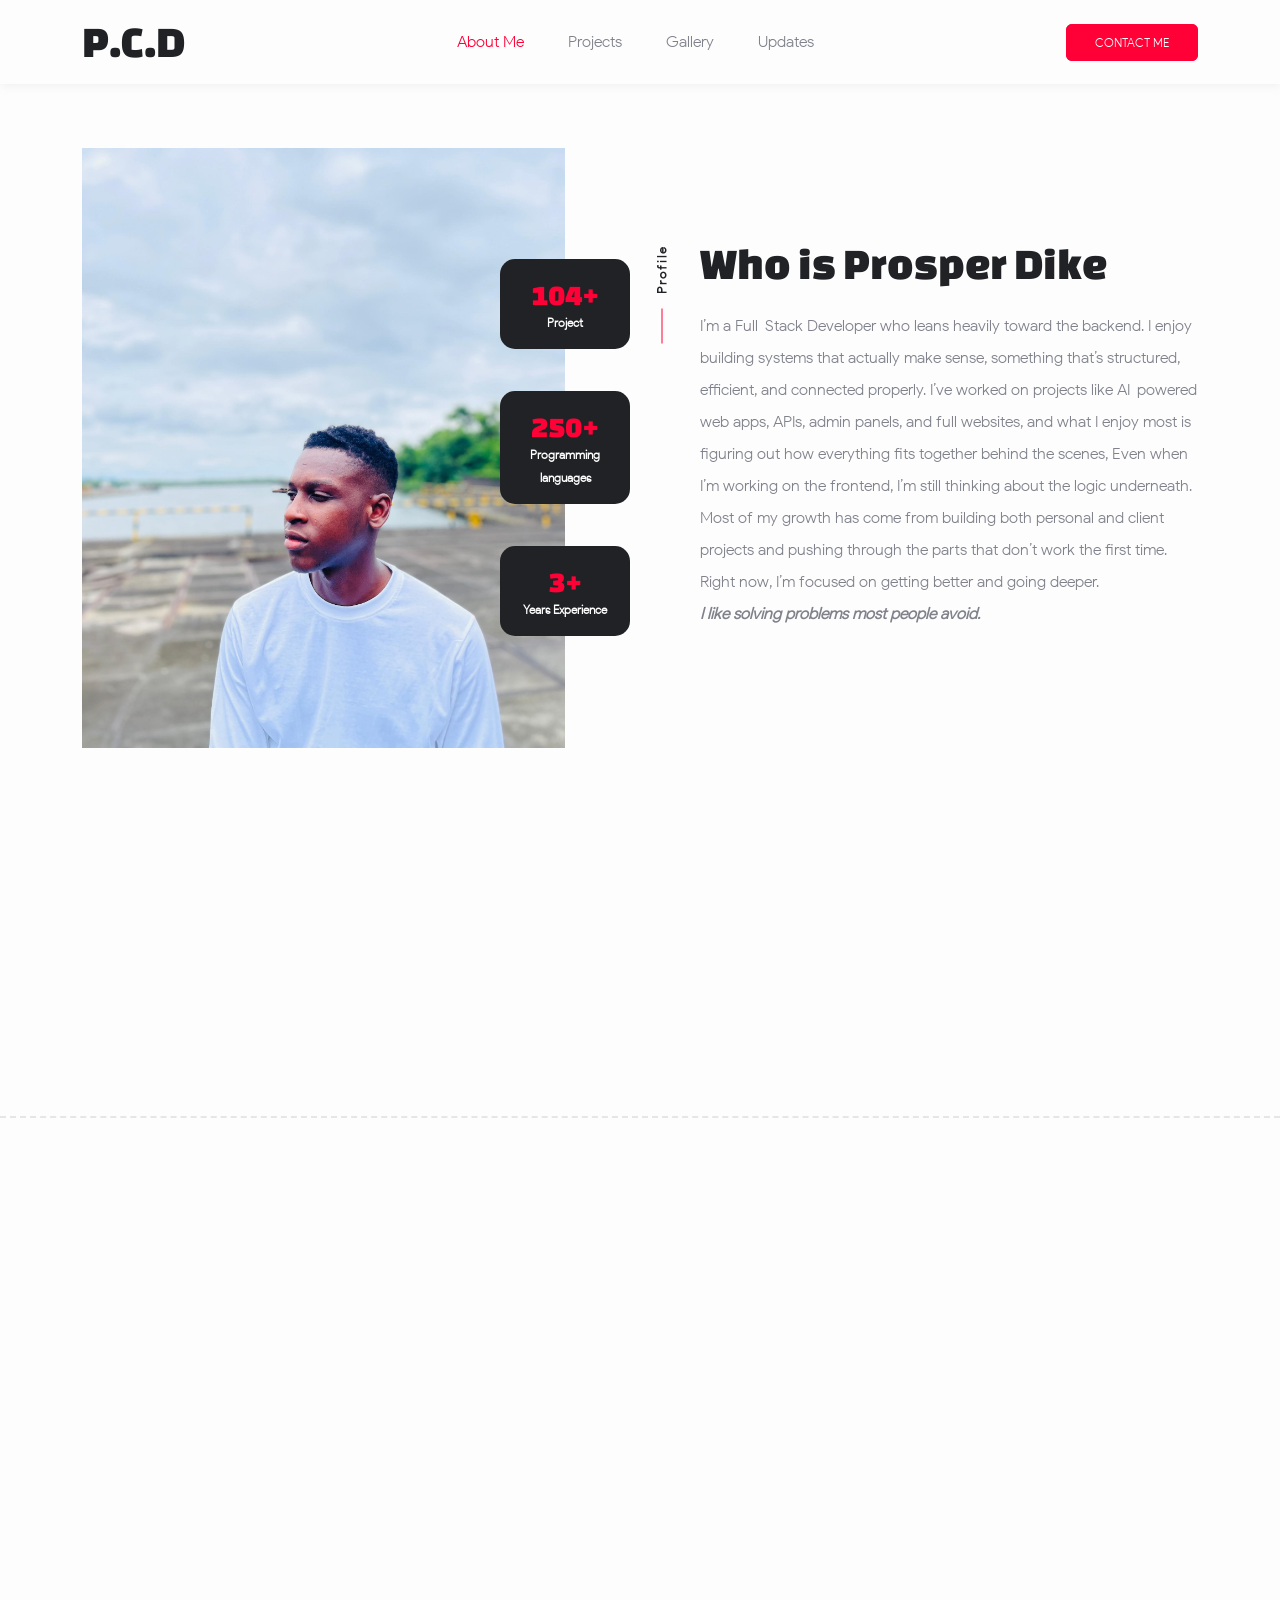
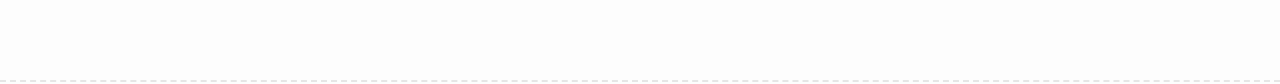
<file: moredetails.html>
<!DOCTYPE html>
<html lang="en">
<head>
    
    <meta charset="UTF-8">
    <meta name="viewport" content="width=device-width, initial-scale=1.0">
    <title>Prosper R. George</title>
    <meta name="description" content="A ful stack / back-end software developer with a passion for poetry">
    <link rel="stylesheet" href="css/aos.css">
    <link rel="stylesheet" href="css/bootstrap.min.css">
    <link rel="stylesheet" href="css/style.css">
    <link rel="stylesheet" href="css/moredetails.css">
    <link rel="shortcut icon" href="favicon.ico" type="image/x-icon">
    <!-- <link rel="stylesheet" href="https://cdnjs.cloudflare.com/ajax/libs/font-awesome/7.0.1/css/all.min.css"> -->

</head>
<body>
    
    <header class="px-1 w-100 position-sticky top-0 py-2">

        <nav class="container d-flex justify-content-between position-relative align-items-center">
            
            <div class="" id="logo">
                <a href="./index.html">P.C.D </a>
            </div>

            <div class="" id="links">

                <a href="http://localhost/me/moredetails.html" class="active">About Me</a>
                <a href="./project.html">Projects</a>
                <a href="">Gallery</a>
                <a href="" class="me-lg-0">Updates</a>
            </div>

            <div class="button d-none d-lg-block">
                <a href="./contact.html" class="btn1">CONTACT ME</a>
            </div>

            <div class="navIcon d-lg-none">

                <div class="icon d-flex flex-column align-items-end justify-content-center">
                    
                    <div class="lines d-flex flex-column align-items-end position-relative">

                        <div></div>
                        <div></div>
                        <div></div>

                    </div>
                </div>
            </div>

        </nav>

    </header>

    <section class="px-1 py-5" id="about">

        <div class="container pt-md-3">

            <div class="row align-items-center mb-5">

                <div class="col-lg-6 imgContainer">

                    <div class="img" data-aos="fade-up" data-aos-duration="500">

                        <div class="infoBox">
                            <div class="box" id="box1" data-aos="fade-up" data-aos-duration="500"> <span> 104+ </span> <br> <span> Project </span> </div>
                            <div class="box" id="box3" data-aos="fade-up" data-aos-duration="500"> <span> 250+ </span> <br> <span> Programming languages </span> </div>
                            <div class="box" id="box4" data-aos="fade-up" data-aos-duration="500"> <span> 3+ </span> <br> <span> Years Experience </span> </div>
                        </div>
                    </div>

                </div>

                <div class="col-lg-6 position-relative ps-3 ps-lg-5 mt-4 mt-lg-0" data-aos="fade-up" data-aos-duration="500">

                    <div class="ps-4 ms-1 ps-lg-2 heading mb-4">

                        <p class="top"> Profile </p>

                        <h2 class="">
                            Who is Prosper Dike
                        </h2>
                    </div>

                    <div class="ps-4 ms-1 ps-lg-2 txt text-start mb-4 mb-0">

                        <p class="">
                            I’m a Full-Stack Developer who leans heavily toward the backend. I enjoy building systems that actually make sense, something that’s structured, efficient, and connected properly.
                            I’ve worked on projects like AI-powered web apps, APIs, admin panels, and full websites, and what I enjoy most is figuring out how everything fits together behind the scenes, Even when I’m working on the frontend, I’m still thinking about the logic underneath. <br>
                            Most of my growth has come from building both personal and client projects and pushing through the parts that don’t work the first time.
                            Right now, I’m focused on getting better and going deeper.
                            <br>
                            <i>
                                <b>
                                    I like solving problems most people avoid.
                                </b>
                            </i> 
                        </p>
                    </div>
                    
                </div>

            </div>

            <div class="row skills aboutMe mt-4">

                <div class="col-lg-6 position-relative ps-3 ps-lg-5 mt-4 mt-lg-0" data-aos="fade-up" data-aos-duration="500">
                
                    <div class="ps-4 ms-1 ps-lg-2 heading mb-4">

                        <p class="top">skills</p>
                        <h2 class="">Prosper's Professional <br> skill sets</h2>
                    </div>

                    <div class="ps-4 ms-1 ps-lg-2 txt text-start mb-4 mb-0">

                        <p>Lorem ipsum dolor sit amet consectetur, adipisicing elit. Ex 
                            soluta aliquid accusamus quibusdam, iure deleniti voluptates 
                            quisquam, dolorum doloremque
                            eius recusandae minima dolore culpa libero
                            nihil fugit vel quae officiis?
                        </p>
                    </div>

                </div>

                <div class="col-lg-6 ps-lg-5">

                    <div class="stackContainer">

                        <div class="pe-3 w-50 w-md-25" data-aos="fade-up" data-aos-duration="500">

                            <div class="stackBox">

                                <div> <img src="./img/react.webp" alt=""> <div class="name">React</div> </div>
                            </div>
                        </div>
    
                        <div class="pe-md-3 mt-3 w-50 w-md-25" data-aos="fade-up" data-aos-duration="500">

                            <div class="stackBox">

                                <div> <img src="./img/tailwind.webp" alt=""> <div class="name">Tailwindcss</div> </div>
                            </div>
                        </div>

                        <div class="pe-3 w-50 w-md-25" data-aos="fade-up" data-aos-duration="500">
                            <div class="stackBox">

                                <div> <img src="./img/typescript.webp" alt=""> <div class="name">TypeScript</div> </div>
                            </div>
                        </div>
    
                        <div class="mt-3 w-50 w-md-25" data-aos="fade-up" data-aos-duration="500">

                            <div class="stackBox">

                                <div> <img src="./img/php.webp" alt="" style="width: 35px;"> <div class="name"></div> </div>
                            </div>
                        </div>

                        <div class="pe-3 w-50 w-md-25" data-aos="fade-up" data-aos-duration="500">

                            <div class="stackBox">

                                <div> <img src="./img/laravel.webp" alt=""> <div class="name">Laravel</div> </div>
                            </div>
                        </div>
    
                        <div class="pe-md-3 mt-3 w-50 w-md-25" data-aos="fade-up" data-aos-duration="500">
                            
                            <div class="stackBox">

                                <div> <img src="./img/mysql.webp" alt="" style="width: 35px;"> <div class="name"></div> </div>
                            </div>
                        </div>

                        <div class="pe-3 w-50 w-md-25" data-aos="fade-up" data-aos-duration="500">
                            
                            <div class="stackBox">

                                <div> <img src="./img/coreldraw.webp" alt=""> <div class="name">CorelDraw</div> </div>
                            </div>
                        </div>

                        <div class="mt-3 w-50 w-md-25" data-aos="fade-up" data-aos-duration="500">
                            
                            <div class="stackBox">

                                <div> <img src="./img/photoshop.webp" alt=""> <div class="name">PhotoShop</div> </div>
                            </div>
                        </div>

                        <div class="pe-3 w-50 w-md-25" data-aos="fade-up" data-aos-duration="500">

                            <div class="stackBox">

                                <div> <img src="./img/canva.webp" alt=""> <div class="name">Canva</div> </div>
                            </div>
                        </div>
                    </div>
                </div>
            </div>
        </div>
    </section>


    <section class="px-1 contact py-5">

        <div class="container py-5">

            <div class="row">

                <div class="col-md-6 d-flex flex-column justify-content-center text-center text-md-start">

                    <div class="mb-4" data-aos="fade-up" data-aos-duration="500">
        
                        <div class="heading">
            
                            <h2 class="">
                                INTERESTED IN WORKING <br> TOGETHER?
                            </h2>
                        </div>
                    </div>
        
                    <div class="txt mt-2">
                        <p class="m-0" data-aos="fade-up" data-aos-duration="500">Contact me via email</p>
                        <h3 class="mailto" data-aos="fade-up" data-aos-duration="500">
                            <a href="mailto:officialdikeprosper@gmail.com"> officialdikeprosper@gmail.com </a>
                        </h3>
        
                        <div class="findMe mt-4">
                            <h3 class="mb-3" data-aos="fade-up" data-aos-duration="500">
                               Find me on
                            </h3>
   
                           <div class="icons d-flex justify-content-center justify-content-md-start" data-aos="fade-up" data-aos-duration="500">
                               <a href="https://github.com/prospergeorge" target="_blank"> <i class="fa-brands fa-github"></i> </a>
                               <a href="https://www.linkedin.com/in/prosperdike/" target="_blank"> <i class="fa-brands fa-linkedin"></i> </a>
                               <a href="https://web.facebook.com/prosper.c.dike/" target="_blank"> <i class="fa-brands fa-facebook"></i> </a>
                               <a href="https://wa.me/message/VHWMGTLN2TYKA1" target="_blank"> <i class="fa-brands fa-whatsapp"></i> </a>

                           </div>
                       </div>
                            
                    </div>
                </div>

                <div class="col-md-6 mt-5 mt-md-0" data-aos="fade-up" data-aos-duration="500">
                    <form action="https://formspree.io/f/xzblpaya" method="post" id="contactForm">

                        <div class="box">

                            <div class="d-md-flex justify-content-between mb-3">

                            <div class="input mb-3 mb-md-0">
                                <i class="fas fa-user"></i>
                                <input type="text" name="name" id="fullName" placeholder="Name *" required>
                            </div>

                            <div class="input">
                                <i class="fas fa-envelope-open"></i>
                                <input type="email" name="_replyto" id="email" placeholder="Email *" required>
                            </div>

                            </div>

                            <textarea class="mb-3" name="message" placeholder="Message *"></textarea>

                            <div class="button">

                                <button type="submit" name="submit" class=""> Send <i class="fa-regular fa-paper-plane"></i> </button>
                            </div>

                        </div>
                    </form>
                </div>
            </div>

        </div>
    </section>

    <script src="js/bootstrap.min.js"></script>
    <script src="js/aos.js"></script>
    <script src="js/bootstrap.bundle.min.js"></script>
    <script src="js/script.js"></script>

</body>
</html>
</file>
<file: css/style.css>
/* DARK MODE */
:root {
    --white : #fdfdfd;
    --white2 : #ffffff;
    --main : #c4002a;
    --txt : #6b6c70;
    --black: #25272b;
    --black2: #26292c;
    --iconBox: #282b30;
    --shadow: #16181a6c;
    --shadow2: #d1d1d1d5;
    --icon: #16181a;
    --border: #32343b;
    --inputBg: #f1f1f1b7;
    
    /* NEUTRAL COLORS */
    --lightWhite : #fdfdfd;
    --lightTxt : #a3a4a8;
    --lightBlack: #25272b;
    --lightBlack2: #26292c;
    --lightShadow: #16181a6c;
}

/* LIGHT MODE */


:root {
    --main : #ff0037;
    --white : #202225;
    --txt : #7f818b;
    --black: #fdfdfd;
    --black2: #ffffff;
    --shadow: #cacaca4d;
    --icon: #e7e7e7;
    --border: #e6e6e6;
}

/* ======== Fonts ======== */

@font-face {
    font-family: googleSans;
    src: url(../css/fonts/ProductSans-Regular.ttf);
}

@font-face {
    font-family: googleSansLight;
    src: url(../css/fonts/ProductSans-Light.ttf);
}

@font-face {
    font-family: googleSansBold;
    src: url(../css/fonts/ProductSans-Bold.ttf);
}

@font-face {
    font-family: googleSansBlack;
    src: url(../css/fonts/ProductSans-Black.ttf);
}

@font-face {
    font-family: ChangaOne;
    src: url(../css/fonts/ChangaOne-Regular.ttf);
}

/* ======== General styling ======== */

* {
    margin: 0px;
    padding: 0px;
    box-sizing: border-box;
    font-family: googleSansLight;
    transition: ease-in-out 0.3s;
}

section {
    border-bottom: 2px dashed var(--border);
}

.borderBottom {
    border-bottom: 2px dashed var(--border);
}

body {
    background-color: var(--black) !important;
    width: 100%;
    overflow-x: hidden !important;
}

a {
    text-decoration: none;
}

a *{
    text-decoration: none;
}

.button a {
    font-family: googleSansLight;
    font-size: 12px;
    color: var(--lightWhite);
    text-decoration: none;
    padding: 10px 28px;
    border: 1px solid var(--main);
    border-radius: 6px;
}

.btn1 {
    background-color: var(--main);
}

.btn1:hover {
    background-color: transparent;
    color: var(--white) !important;
}

.btn2 {
    background-color: transparent;
    color: var(--white);
}

.btn2:hover {
    background-color: var(--main);
    color: var(--lightWhite);
}

.button .btn3 {
    border: none;
    padding: 0px;
    font-size: 16px;
    font-weight: bold;
    color: var(--white);
}

button {
    font-family: googleSansLight;
    font-size: 12px;
    color: var(--lightWhite);
    text-decoration: none;
    padding: 10px 28px;
    border: none;
    border-radius: 6px !important;
    background-color: var(--main) !important;
    color: var(--lightWhite) !important;
}

button:hover{
    background-color: var(--lightBlack) !important;
}

button i {
    color: var(--lightWhite);
    font-size: 14px;
}

/* ======== General styling Continues ======== */

.txt * {
    color: var(--txt);
    font-size: 16px;
    line-height: 32px;
}

h3 {
    color: var(--white) !important;
    font-size: 25px !important;
    font-family: googleSansBold !important;
}

h3 a {
    text-decoration: none !important;
    font-size: 25px;
    color: var(--main);
    font-family: googleSansBlack;

}

.title {
    color: var(--white) !important;
    font-size: 19px !important;
    font-family: googleSansBold !important;
}

.heading p {
    font-size: 13px;
    color: var(--white);
    letter-spacing: 2px;
    font-weight: bold;
    line-height: 0px;
    margin-bottom: 10px;
}

.heading .top {
    position: absolute;
	left: -4%;
	top: 43px;
	transform: rotate(270deg);
    margin-bottom: 0px;
}

.heading .top::before {
	height: 1px;
	width: 35px;
	background-color: var(--main);
	content: "";
	position: absolute;
	left: -50px;
}


/* .heading h2{
    position: relative;
    display: flex;
    align-items: center;
} */

.heading h2 {
    font-size: 45px;
    text-decoration: none;
    color: var(--white);
    font-family: ChangaOne;
    line-height: 45px;
}


/* ======== header ======== */



header {
    background-color: var(--black);
    box-shadow: 1px 1px 10px var(--shadow);
    z-index: 2;
}


header #logo a{
    font-size: 45px;
    text-decoration: none;
    color: var(--white);
    font-family: ChangaOne;
}


header #links {
    text-align: end;
}

header #links a {
    font-size: 16px;
    font-family: googleSansLight;
    text-decoration: none;
    color: var(--txt);
    margin: 20px;
}

header .active {
    color: var(--main) !important;
}


/* ======== Nav-Toggle ======== */

header .navIcon .icon {
    width: 50px;
    height: 50px;
}

header .navIcon .icon .lines div {
    width: 24px;
    height: 2px;
    background-color: var(--txt);
    margin: 4px 0px;
}

header .navIcon .icon div:nth-child(2) {
    width: 16px;
}



/* ======== Hero ======== */


.hero img {
    width: 100%;
}

.hero h2 {
    color: var(--white);
    font-size: 26px;
    line-height: 36px;
    font-weight: lighter;
}

.hero h2 p {
    font-family: googleSansLight;
}


.hero h2 span{
    color: var(--main);
    font-family: googleSansLight;
}

.hero h2 p:nth-child(2){
    font-family: googleSansLight;
    position: relative;
}

.hero h2 p:nth-child(2){
    font-size: 70px;
    font-family: ChangaOne;
    line-height: 40px;
}

.findMe .icons a {
    text-decoration: none;
}

.findMe .icons i {
    width: 50px;
    height: 50px;
    background-color: var(--icon);
    margin-right: 15px;
    display: flex;
    align-items: center;
    justify-content: center;
    color: var(--txt);
}

.findMe .icons i:hover {
    background-color: var(--main);
    color: var(--lightWhite);
}

.hero .languages {

    background-color: var(--black2);
    box-shadow: 0px 0px 15px var(--shadow);
}

.hero .languages .item{
    color: #4e4e4e8e;
    font-size: 13px;
    padding: 0px 15px;
}



/* ======== MY-STACK ======== */


.aboutMe {
    /* background-color: var(--black2); */
}


.aboutMe .stackBox>div {
    display: flex;
    flex-direction: column;
    align-items: center;
    justify-content: center;
    box-shadow: 6px 6px 13px 0 rgba(0, 0, 0, 0.07);
    height: 130px;
    background-color: var(--black2);
}

.aboutMe .stackBox img {
    width: 37px;
}

.aboutMe .stackBox .name {
    color: var(--white);
    font-size: 16px;
    text-align: center;
    padding-top: 10px;
}




/* ======== My-Process ======== */


.myProcess {
    background-color: var(--lightBlack);
}

.myProcess h3 {
    color: var(--lightWhite) !important;
}

.myProcess .heading h2 {
    color: var(--lightWhite);
}

.myProcess .heading p {
    color: var(--lightWhite);
}

.myProcess .thick {
    height: 180px;
}

.myProcess h3 span {
    font-size: 12px;
}

.myProcess .thick .divide {
    width: 2px;
    height: 100%;
    background-color: var(--main);
    display: flex;
    align-items: center;
    justify-content: center;
    position: relative;
    margin-left: 4px;
}

.myProcess .thick .divide::before{
    content: "";
    position: absolute;
    top: 0px;
    height: 10px;
    width: 10px;
    background-color: var(--main);
    border-radius: 50%;
}

/* ======== Stop Button from changing color when we switch to light mode ======== */

.btnLight a:hover {
    color: var(--lightWhite) !important;
}




/* ======== Projects ======== */

.project .projectBox {
  border: 1px solid var(--border);
  padding: 15px 5px 5px 8px;
  border-radius: 15px;
  position: relative;
  transition: transform 0.3s ease, box-shadow 0.3s ease;
  cursor: pointer;
}

.project .news .projectBox {
  padding: 0px;
  border: none;
}

.counter {
    background-color: var(--main);
}

.project .projectBox img {
    border-radius: 10px;
}

.counter .counterBox p {
    display: flex;
    align-items: center;
    margin: 0px;
    padding: 0px;
    color: var(--lightWhite);
}

.counter .counterBox span {
    font-size: 60px;
    font-family: googlesansBold;
    margin-right: 17px;
    color: var(--lightWhite);
}



/*========== Contact Section ==========*/

.contact .mailto {
    margin-top: -10px !important;
}

.contact .box {
	background-color: var(--lightWhite);
	border-radius: 20px;
	padding: 55px 35px;
    border: 1px solid var(--shadow2);
}

.contact .box .input i {
	color: var(--lightTxt);
}

.contact .box .input {
	width: 48.5%;
	border-radius: 8px;
	background-color: var(--inputBg);
	height: 45px;
	box-shadow: inset 2px 2px 6px var(--shadow2);
	padding: 3px 20px;
	display: flex;
	justify-content: space-between;
	align-items: center;
}

.contact .box .input input {
	width: 85%;
	height: 100%;
	background-color: transparent;
	border: none;
	outline: none;
	font-size: 15px;
}

.contact .box textarea {
	width: 100%;
	border-radius: 8px;
	background-color: var(--inputBg);
	height: 45px;
	box-shadow: inset 2px 2px 6px var(--shadow2);
	margin-bottom: 4px;
	padding: 20px;
	display: block;
	height: 140px;
	outline: none;
    border: none;
}


/* ======== Media Query ======== */

@media (max-width: 1200px){

    /* ======== Hero ======== */

    .hero h2 {
        font-size: 20px;
        line-height: 20px;
    }

    .hero h2 p:nth-child(2){
        font-size: 60px;
    }
    
}

@media (max-width: 991px){

    /* ======== Hero ======== */


    header {
        overflow: hidden;
        transition: height 0.7s !important;
        height: 79px;
    }

    .hActive {
        height: 430px;
    }

    header nav #links{
        position: absolute;
        bottom: -400px;
        left: 0px;
        width: 100%;
        border-top: 1px solid var(--shadow);
    }
    
    header nav #links a {
        display: block;
        text-align: center;
        padding: 20px;
        margin: 10px;
    }

    header nav #links a:hover {
        background-color: var(--black2);
    }


    /* ======== Nav-Icon ======== */

    header .navIcon .icon {
        width: 50px;
        height: 50px;
        display: flex;
        align-items: center;
        justify-content: center;
    }
    
    header .nActive .icon .lines div {
        position: absolute;
        margin: 0px !important;
        background-color: var(--main);
    }

    header .nActive .icon .lines div:nth-child(1) {
        transform: rotate(135deg) !important;
    }
    
    header .nActive .icon .lines div:nth-child(2) {
        display: none;
    }

    header .nActive .icon .lines div:nth-child(3) {
        transform: rotate(45deg);
    }


    /* ======== Hero ======== */

    .hero h2 {
        font-size: 23px;
        line-height: 43px;
        text-align: center;
    }

    .hero h2 p:nth-child(2){
        font-size: 75px;
    }

    .findMe .icons div {
        width: 60px;
        height: 60px;
    }

    
    /* ======== My-Process ======== */
    
    
    
    .myProcess .thick {
        height: 210px;
    }


    /* ======== My-Process ======== */
    
    .counter .counterBox p {
        flex-direction: column;
    }
    
    .counter .counterBox span {
        margin: 0px 0px 20px;
    }
    
    /* ======== My-Projects ======== */
    
    .project .projectBox {
        padding: 20px 5px;
    }

    /* ======== Contact ======== */

    .contact .box {
        padding: 45px 25px;
    }
}

@media (max-width: 768px){

    /* ======== Hero ======== */

    .hero h2 {
        font-size: 20px;
        line-height: 30px;
    }

    .hero h2 p:nth-child(2){
        font-size: 60px;
    }



    /* ======== My-Process ======== */
    
    
    
    .myProcess .thick {
        height: 230px;
    }


    /* ======== My-Process ======== */

    h3 {
        font-size: 20px !important;
    }
    
    .title {
        font-size: 18px !important;
    }

    /*========== Contact Section ==========*/


    .contact .box .input {
        width: 100%;
    }

}

@media (max-width: 540px){

    /* ======== Hero ======== */

    .hero h2 p:nth-child(2){
        font-size: 55px;
        line-height: 45px;
    }

    .heading h2 {
        font-size: 40px;
    }

}

@media (max-width: 402px){

    /* ======== Hero ======== */

    .hero h2 {
        font-size: 17px;
        line-height: 16px;
    }

    .hero h2 p:nth-child(2){
        font-size: 48px;
    }



    /* ======== My-Process ======== */



    .myProcess .thick {
        height: 270px;
    }


    
    /* ======== My-Process ======== */

    h3 {
        font-size: 18px !important;
    }
    
    .title {
        font-size: 17px !important;
    }

}
</file>
<file: css/moredetails.css>
#about .imgContainer {
	padding-right: 75px;
}

#about .heading .top {
	left: -.5%;
	top: 28px;
}

#about .img {
	width: 100%;
	height: 600px;
	background-image: url(../img/hero.png);
	background-size: cover;
	background-position: center;
	position: relative;
}

#about .img .infoBox{
	height: 100%;
	position: absolute;
	right: -65px;
	bottom: 0px;
	width: 130px;
	display: flex;
	flex-direction: column;
	justify-content: space-around;
	padding: 90px 0px;
}

#about .img .infoBox .box {
	width: 100%;
	padding: 25px 10px 15px;
	border-radius: 15px;
	margin: 10px 0px;
	background-color: var(--white);
	text-align: center;
	line-height: 22px;
}

#about .img .infoBox .box span:nth-child(1) {
	font-family: ChangaOne;
	font-size: 29px;
	color: var(--main);
}

#about .img .infoBox .box span:last-child {
	font-weight: bold;
	font-size: 12px;
	color: var(--black);
}



/* ======== Skills ======== */


.skills .stackContainer {
	display: flex;
	flex-wrap: wrap;
}

.skills .progress {
	height: 6px;
	border-radius: 0px;
}

.skills .progress .progress-bar {
	background-color: var(--main);
}

.skills .stackBox>div {
    height: 80px;
	/* width: 25% !important; */
}

.skills .stackBox img {
    width: 20px;
}

.skills .stackBox .name {
    font-size: 14px;
}

@media (min-width: 768px) {
	
	.w-md-25 {
		width: 25% !important;
	}
}

  
@media (max-width: 991px)  {


	#about .img .infoBox{
		right: -50px;
	}

	#about .imgContainer {
		padding-right: 65px;
	}
	
}

@media (max-width: 575px)  {

	#about .imgContainer {
		padding-right: 55px;
	}

	#about .img .infoBox{
		right: -45px;
	}

}
</file>
